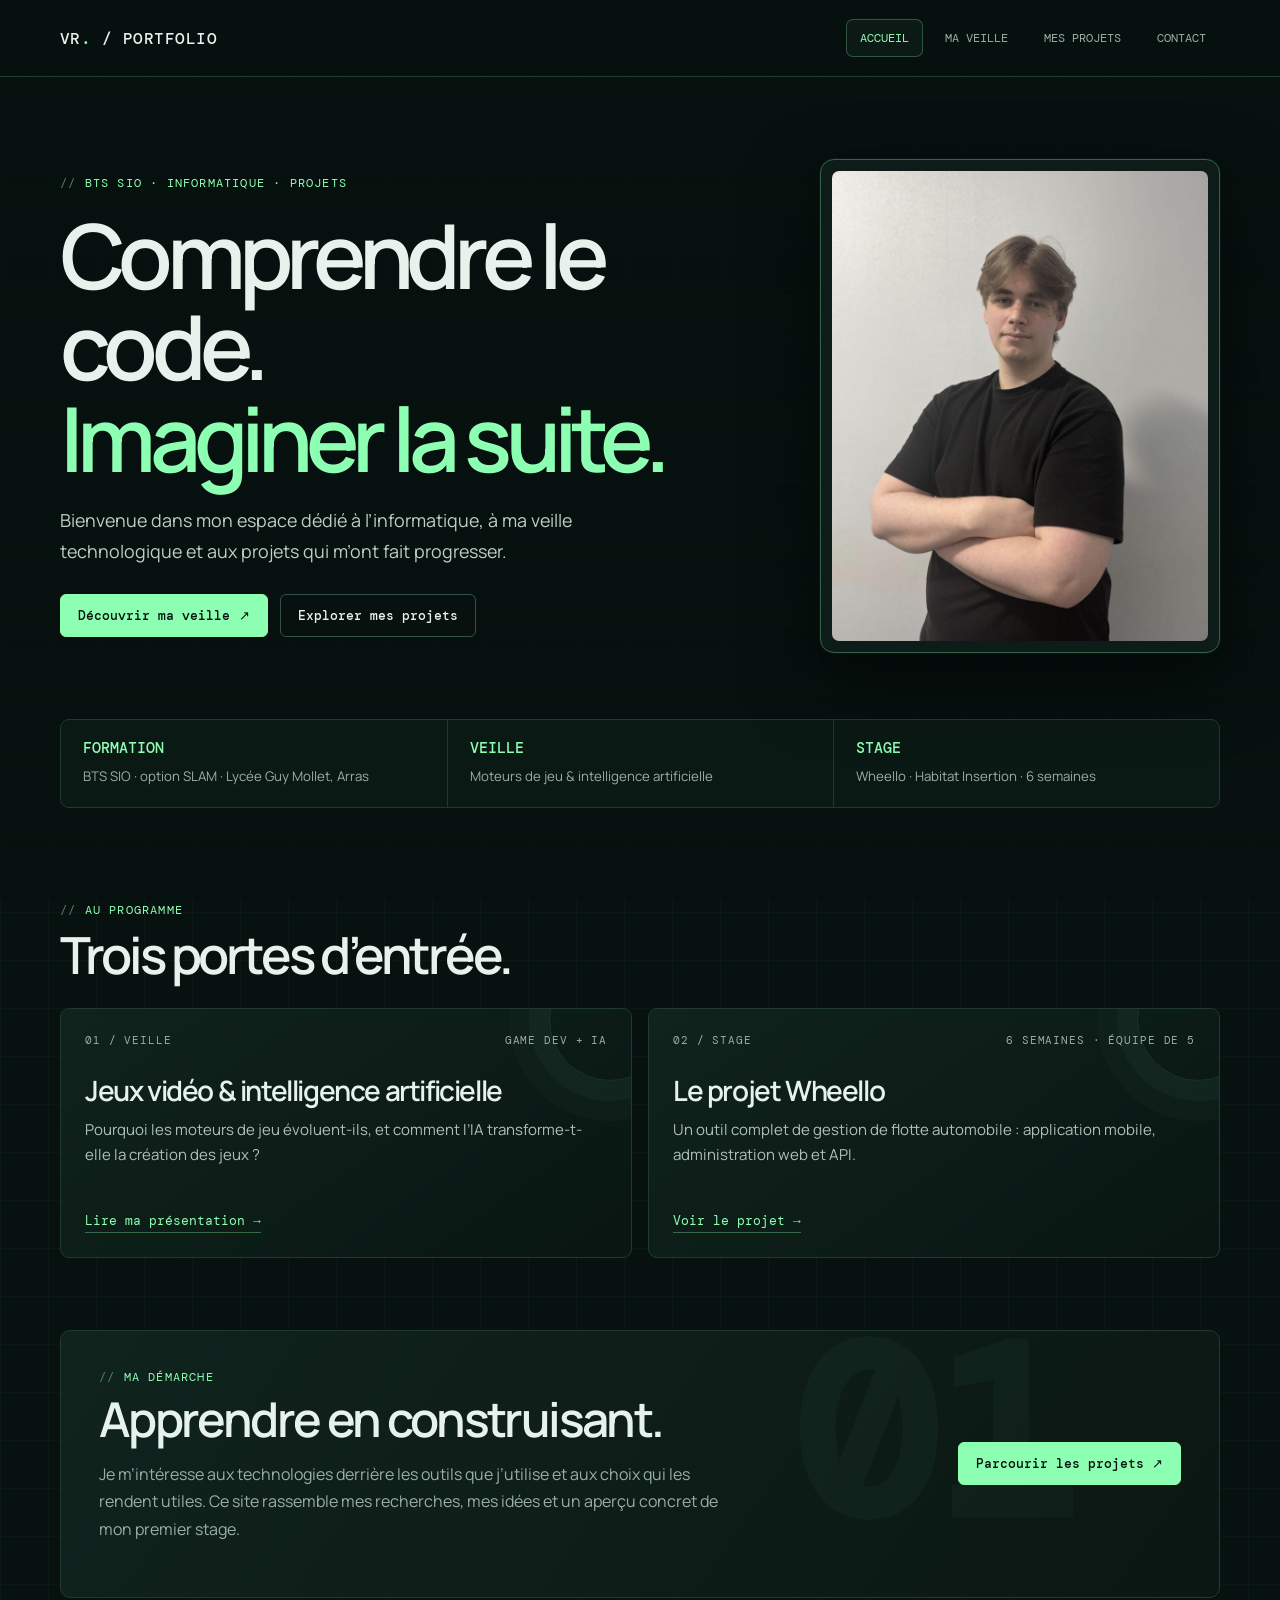
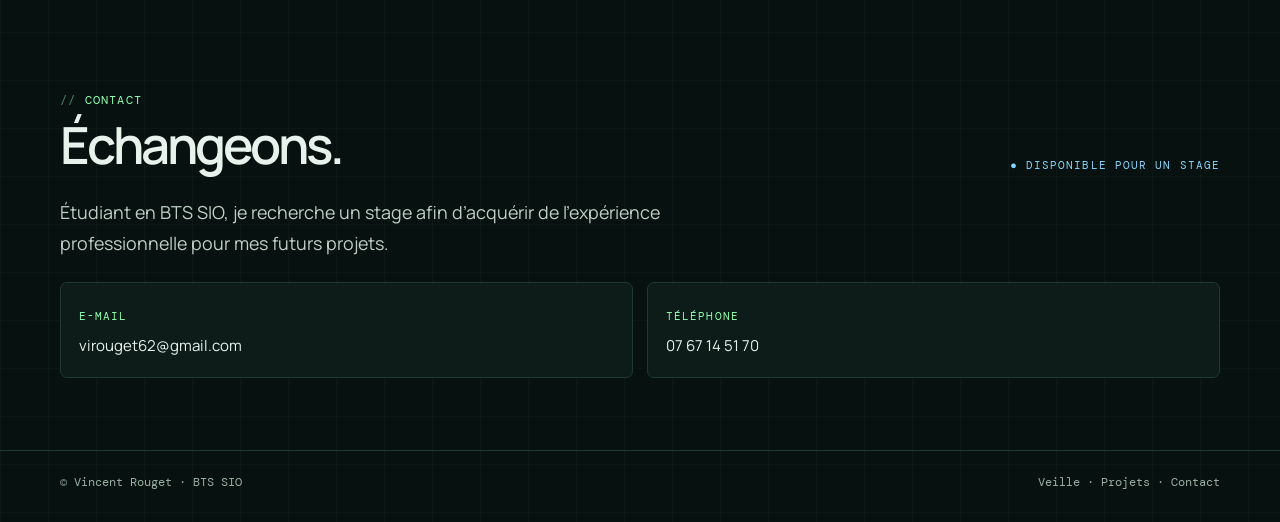
<file: index.html>
<!doctype html>
<html lang="fr"><head><meta charset="utf-8"><meta name="viewport" content="width=device-width,initial-scale=1"><meta name="description" content="Portfolio de Vincent Rouget : BTS SIO, veille sur les moteurs de jeu et l’intelligence artificielle, projets Wheello et ZlatanStore."><title>Vincent Rouget — Portfolio informatique</title><link rel="stylesheet" href="styles.css?v=a46b9e7"></head><body>
<header class="topbar"><nav class="nav wrap" aria-label="Navigation principale"><a class="brand" href="index.html">VR<span>.</span> / PORTFOLIO</a><button class="menu-toggle" aria-expanded="false" aria-label="Ouvrir le menu">Menu</button><div class="navlinks"><a href="index.html" aria-current="page">Accueil</a><a href="veille.html">Ma veille</a><a href="projets.html">Mes projets</a><a href="#contact">Contact</a></div></nav></header>
<main class="wrap">
<section class="hero"><div class="reveal"><div class="eyebrow">BTS SIO · Informatique · Projets</div><h1>Comprendre le code.<br><em>Imaginer la suite.</em></h1><p class="lead">Bienvenue dans mon espace dédié à l’informatique, à ma veille technologique et aux projets qui m’ont fait progresser.</p><div class="actions"><a class="button" href="veille.html">Découvrir ma veille <span aria-hidden="true">↗</span></a><a class="button light" href="projets.html">Explorer mes projets</a></div></div><div class="portrait-frame"><img src="assets/vincent-rouget.jpg" alt="Portrait de Vincent Rouget"></div></section>
<section class="quickfacts" aria-label="En bref"><div><b>FORMATION</b><span>BTS SIO · option SLAM · Lycée Guy Mollet, Arras</span></div><div><b>VEILLE</b><span>Moteurs de jeu & intelligence artificielle</span></div><div><b>STAGE</b><span>Wheello · Habitat Insertion · 6 semaines</span></div></section>
<section class="section"><div class="section-head"><div><div class="eyebrow">Au programme</div><h2>Trois portes d’entrée.</h2></div></div><div class="cards"><article class="card"><div class="card-top"><span>01 / Veille</span><span>Game dev + IA</span></div><h3>Jeux vidéo & intelligence artificielle</h3><p>Pourquoi les moteurs de jeu évoluent-ils, et comment l’IA transforme-t-elle la création des jeux ?</p><a class="text-link" href="veille.html">Lire ma présentation →</a></article><article class="card"><div class="card-top"><span>02 / Stage</span><span>6 semaines · équipe de 5</span></div><h3>Le projet Wheello</h3><p>Un outil complet de gestion de flotte automobile : application mobile, administration web et API.</p><a class="text-link" href="projets.html#wheello">Voir le projet →</a></article></div></section>
<section class="band"><div><div class="eyebrow">Ma démarche</div><h2>Apprendre en construisant.</h2><p>Je m’intéresse aux technologies derrière les outils que j’utilise et aux choix qui les rendent utiles. Ce site rassemble mes recherches, mes idées et un aperçu concret de mon premier stage.</p></div><a class="button" href="projets.html">Parcourir les projets ↗</a></section>
<section class="section" id="contact"><div class="section-head"><div><div class="eyebrow">Contact</div><h2>Échangeons.</h2></div><span class="terminal-label">● DISPONIBLE POUR UN STAGE</span></div><p class="lead">Étudiant en BTS SIO, je recherche un stage afin d’acquérir de l’expérience professionnelle pour mes futurs projets.</p><div class="contact-grid"><div class="contact-card"><span class="mono">E-MAIL</span><a href="mailto:virouget62@gmail.com">virouget62@gmail.com</a></div><div class="contact-card"><span class="mono">TÉLÉPHONE</span><a href="tel:+33767145170">07 67 14 51 70</a></div></div></section>
</main><footer class="footer"><div class="wrap footer-inner"><span>© Vincent Rouget · BTS SIO</span><span><a href="veille.html">Veille</a> · <a href="projets.html">Projets</a> · <a href="mailto:virouget62@gmail.com">Contact</a></span></div></footer><script src="app.js"></script></body></html>
</file>
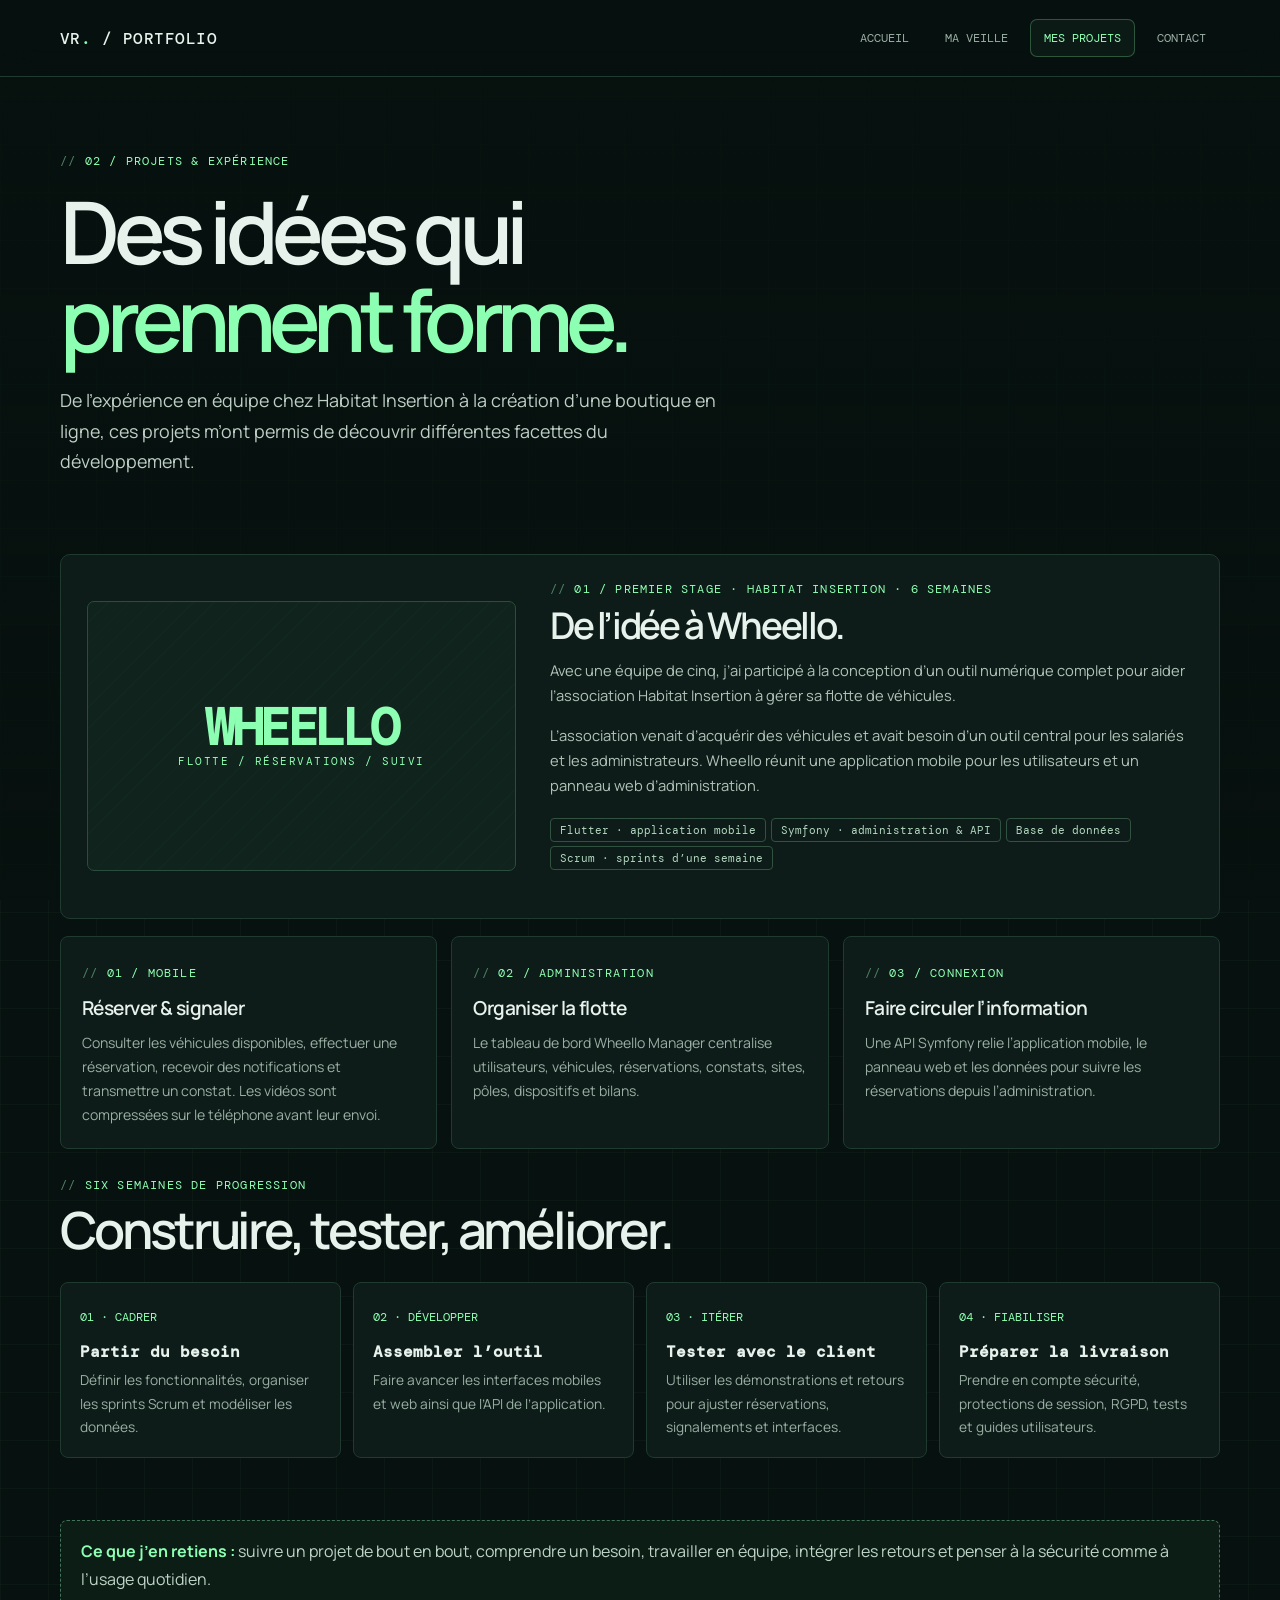
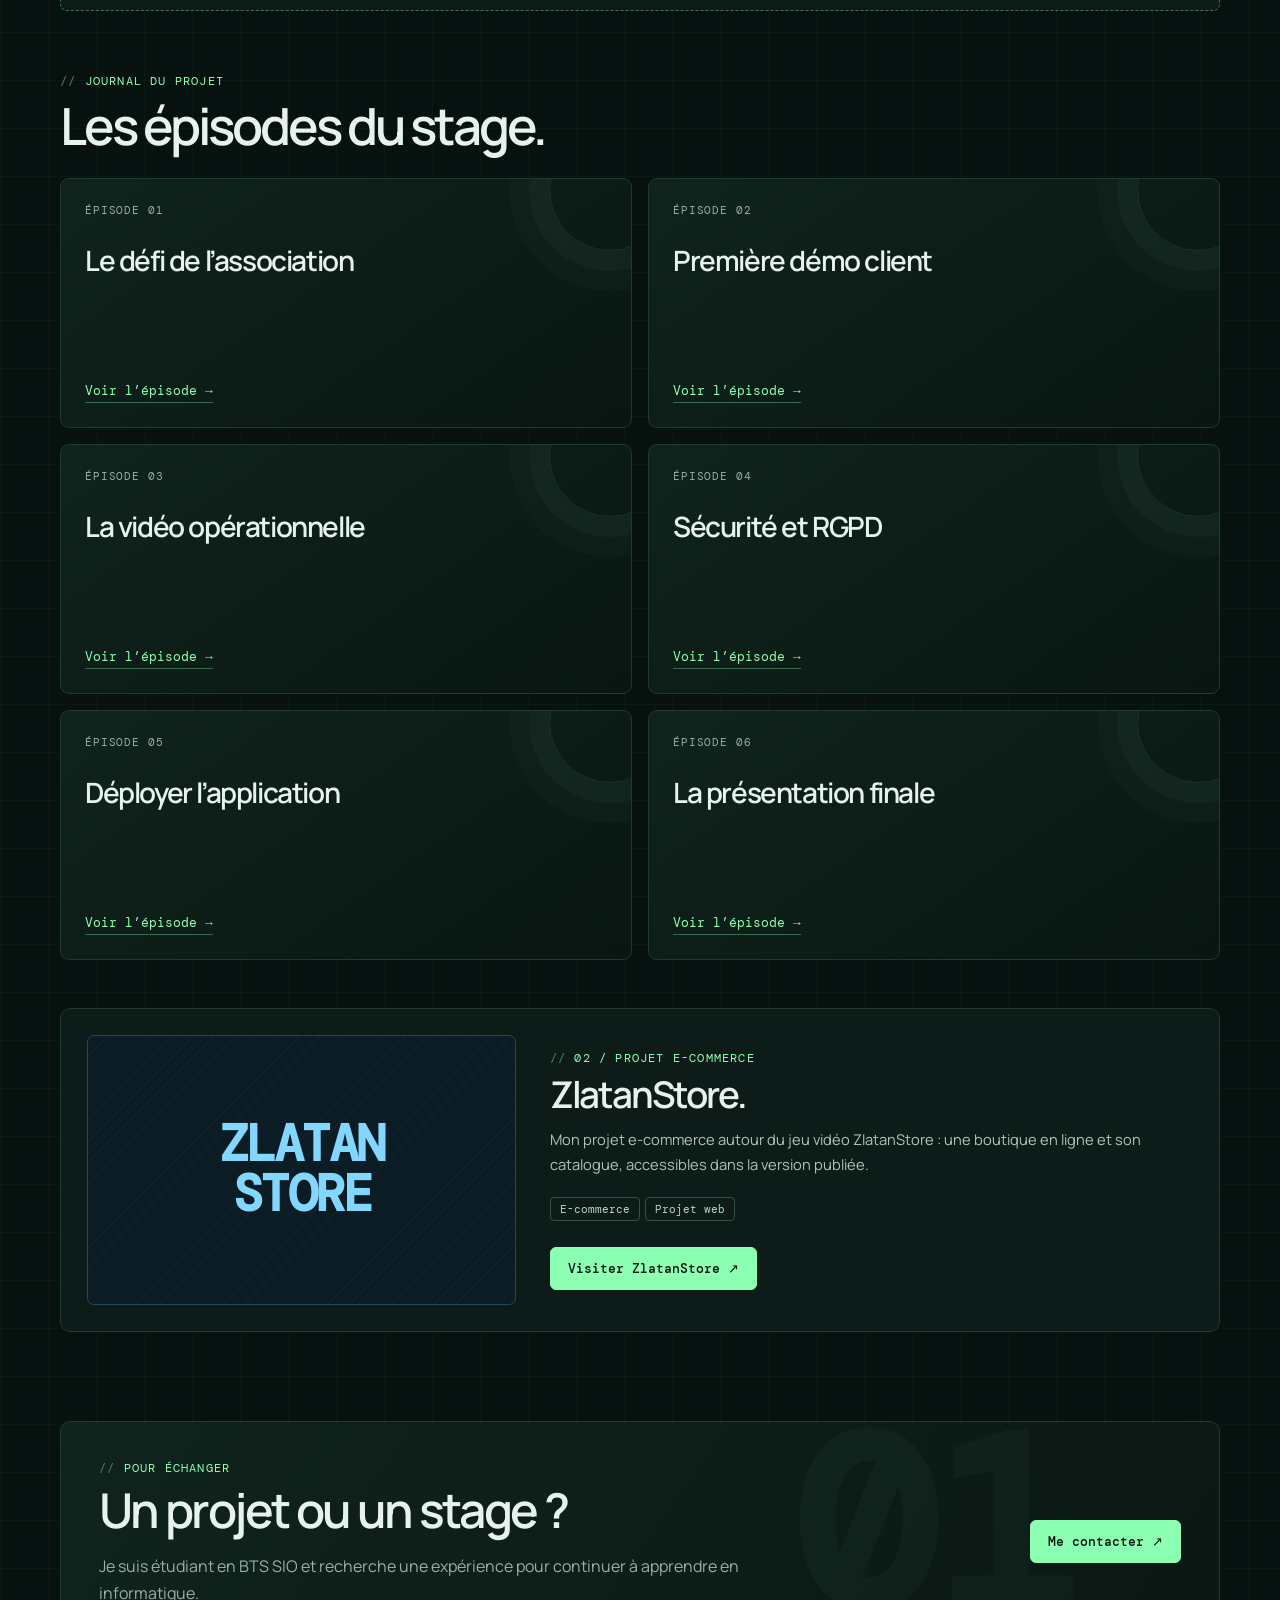
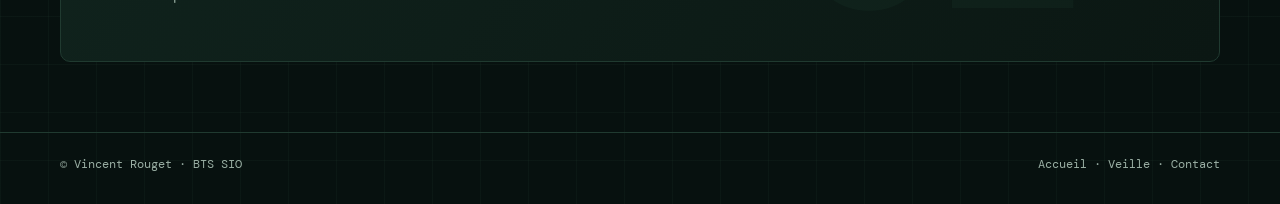
<file: projets.html>
<!doctype html>
<html lang="fr"><head><meta charset="utf-8"><meta name="viewport" content="width=device-width,initial-scale=1"><meta name="description" content="Projets de Vincent Rouget : Wheello, projet de stage chez Habitat Insertion, et la boutique ZlatanStore."><title>Mes projets — Vincent Rouget</title><link rel="stylesheet" href="styles.css"></head><body>
<header class="topbar"><nav class="nav wrap" aria-label="Navigation principale"><a class="brand" href="index.html">VR<span>.</span> / PORTFOLIO</a><button class="menu-toggle" aria-expanded="false" aria-label="Ouvrir le menu">Menu</button><div class="navlinks"><a href="index.html">Accueil</a><a href="veille.html">Ma veille</a><a href="projets.html" aria-current="page">Mes projets</a><a href="index.html#contact">Contact</a></div></nav></header>
<main class="wrap"><section class="page-intro"><div class="eyebrow">02 / Projets & expérience</div><h1>Des idées qui<br><em>prennent forme.</em></h1><p class="lead">De l’expérience en équipe chez Habitat Insertion à la création d’une boutique en ligne, ces projets m’ont permis de découvrir différentes facettes du développement.</p></section>
<section class="section"><article class="project-feature" id="wheello"><div class="project-visual">WHEELLO<br><small style="font:400 .67rem 'DM Mono',monospace;letter-spacing:.14em">FLOTTE / RÉSERVATIONS / SUIVI</small></div><div><div class="eyebrow">01 / Premier stage · Habitat Insertion · 6 semaines</div><h2>De l’idée à Wheello.</h2><p>Avec une équipe de cinq, j’ai participé à la conception d’un outil numérique complet pour aider l’association Habitat Insertion à gérer sa flotte de véhicules.</p><p>L’association venait d’acquérir des véhicules et avait besoin d’un outil central pour les salariés et les administrateurs. Wheello réunit une application mobile pour les utilisateurs et un panneau web d’administration.</p><div class="project-meta"><span class="tag">Flutter · application mobile</span><span class="tag">Symfony · administration & API</span><span class="tag">Base de données</span><span class="tag">Scrum · sprints d’une semaine</span></div></div></article>
<div class="topic-list"><article class="topic"><span class="eyebrow">01 / Mobile</span><h3>Réserver & signaler</h3><p>Consulter les véhicules disponibles, effectuer une réservation, recevoir des notifications et transmettre un constat. Les vidéos sont compressées sur le téléphone avant leur envoi.</p></article><article class="topic"><span class="eyebrow">02 / Administration</span><h3>Organiser la flotte</h3><p>Le tableau de bord Wheello Manager centralise utilisateurs, véhicules, réservations, constats, sites, pôles, dispositifs et bilans.</p></article><article class="topic"><span class="eyebrow">03 / Connexion</span><h3>Faire circuler l’information</h3><p>Une API Symfony relie l’application mobile, le panneau web et les données pour suivre les réservations depuis l’administration.</p></article></div>
<div class="section-head"><div><div class="eyebrow">Six semaines de progression</div><h2>Construire, tester, améliorer.</h2></div></div><div class="steps"><article class="step"><span class="num">01 · CADRER</span><h3>Partir du besoin</h3><p>Définir les fonctionnalités, organiser les sprints Scrum et modéliser les données.</p></article><article class="step"><span class="num">02 · DÉVELOPPER</span><h3>Assembler l’outil</h3><p>Faire avancer les interfaces mobiles et web ainsi que l’API de l’application.</p></article><article class="step"><span class="num">03 · ITÉRER</span><h3>Tester avec le client</h3><p>Utiliser les démonstrations et retours pour ajuster réservations, signalements et interfaces.</p></article><article class="step"><span class="num">04 · FIABILISER</span><h3>Préparer la livraison</h3><p>Prendre en compte sécurité, protections de session, RGPD, tests et guides utilisateurs.</p></article></div>
<div class="note"><strong>Ce que j’en retiens :</strong> suivre un projet de bout en bout, comprendre un besoin, travailler en équipe, intégrer les retours et penser à la sécurité comme à l’usage quotidien.</div>
<div class="section-head"><div><div class="eyebrow">Journal du projet</div><h2>Les épisodes du stage.</h2></div></div><div class="cards"><article class="card"><span class="card-top">ÉPISODE 01</span><h3>Le défi de l’association</h3><a class="text-link" href="https://lnkd.in/p/eDRSEKGK" target="_blank" rel="noopener">Voir l’épisode →</a></article><article class="card"><span class="card-top">ÉPISODE 02</span><h3>Première démo client</h3><a class="text-link" href="https://lnkd.in/p/ewZUT9D7" target="_blank" rel="noopener">Voir l’épisode →</a></article><article class="card"><span class="card-top">ÉPISODE 03</span><h3>La vidéo opérationnelle</h3><a class="text-link" href="https://lnkd.in/p/exkw-hSn" target="_blank" rel="noopener">Voir l’épisode →</a></article><article class="card"><span class="card-top">ÉPISODE 04</span><h3>Sécurité et RGPD</h3><a class="text-link" href="https://lnkd.in/p/ecca_Nv5" target="_blank" rel="noopener">Voir l’épisode →</a></article><article class="card"><span class="card-top">ÉPISODE 05</span><h3>Déployer l’application</h3><a class="text-link" href="https://lnkd.in/p/e3jUET8t" target="_blank" rel="noopener">Voir l’épisode →</a></article><article class="card"><span class="card-top">ÉPISODE 06</span><h3>La présentation finale</h3><a class="text-link" href="https://lnkd.in/p/eJcRm-ZY" target="_blank" rel="noopener">Voir l’épisode →</a></article></div>
<article class="project-feature" style="margin-top:48px"><div class="project-visual store">ZLATAN<br>STORE</div><div><div class="eyebrow">02 / Projet e-commerce</div><h2>ZlatanStore.</h2><p>Mon projet e-commerce autour du jeu vidéo ZlatanStore : une boutique en ligne et son catalogue, accessibles dans la version publiée.</p><div class="project-meta"><span class="tag">E-commerce</span><span class="tag">Projet web</span></div><a class="button" href="https://4743.s3.nuage-peda.fr/ZlatanStore/" target="_blank" rel="noopener">Visiter ZlatanStore ↗</a></div></article></section>
<section class="band"><div><div class="eyebrow">Pour échanger</div><h2>Un projet ou un stage ?</h2><p>Je suis étudiant en BTS SIO et recherche une expérience pour continuer à apprendre en informatique.</p></div><a class="button" href="index.html#contact">Me contacter ↗</a></section></main>
<footer class="footer"><div class="wrap footer-inner"><span>© Vincent Rouget · BTS SIO</span><span><a href="index.html">Accueil</a> · <a href="veille.html">Veille</a> · <a href="mailto:virouget62@gmail.com">Contact</a></span></div></footer><script src="app.js"></script></body></html>
</file>
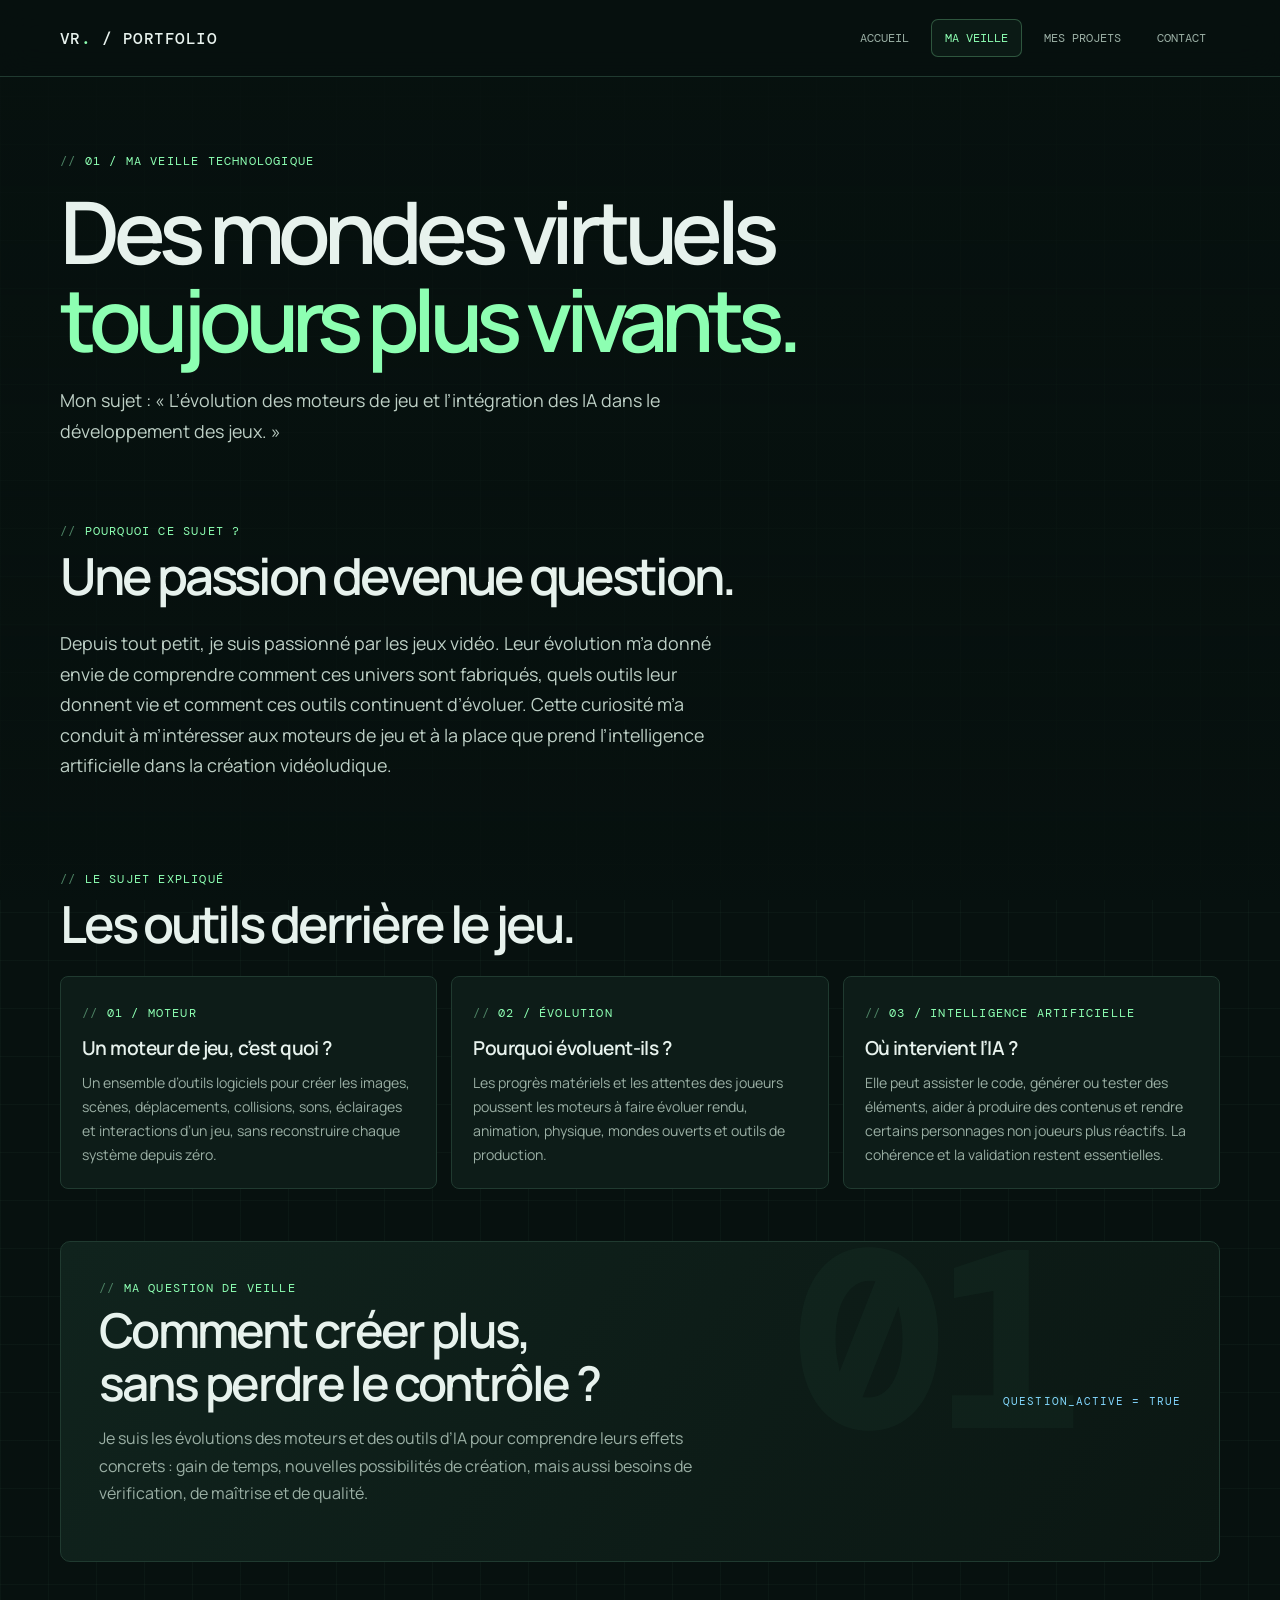
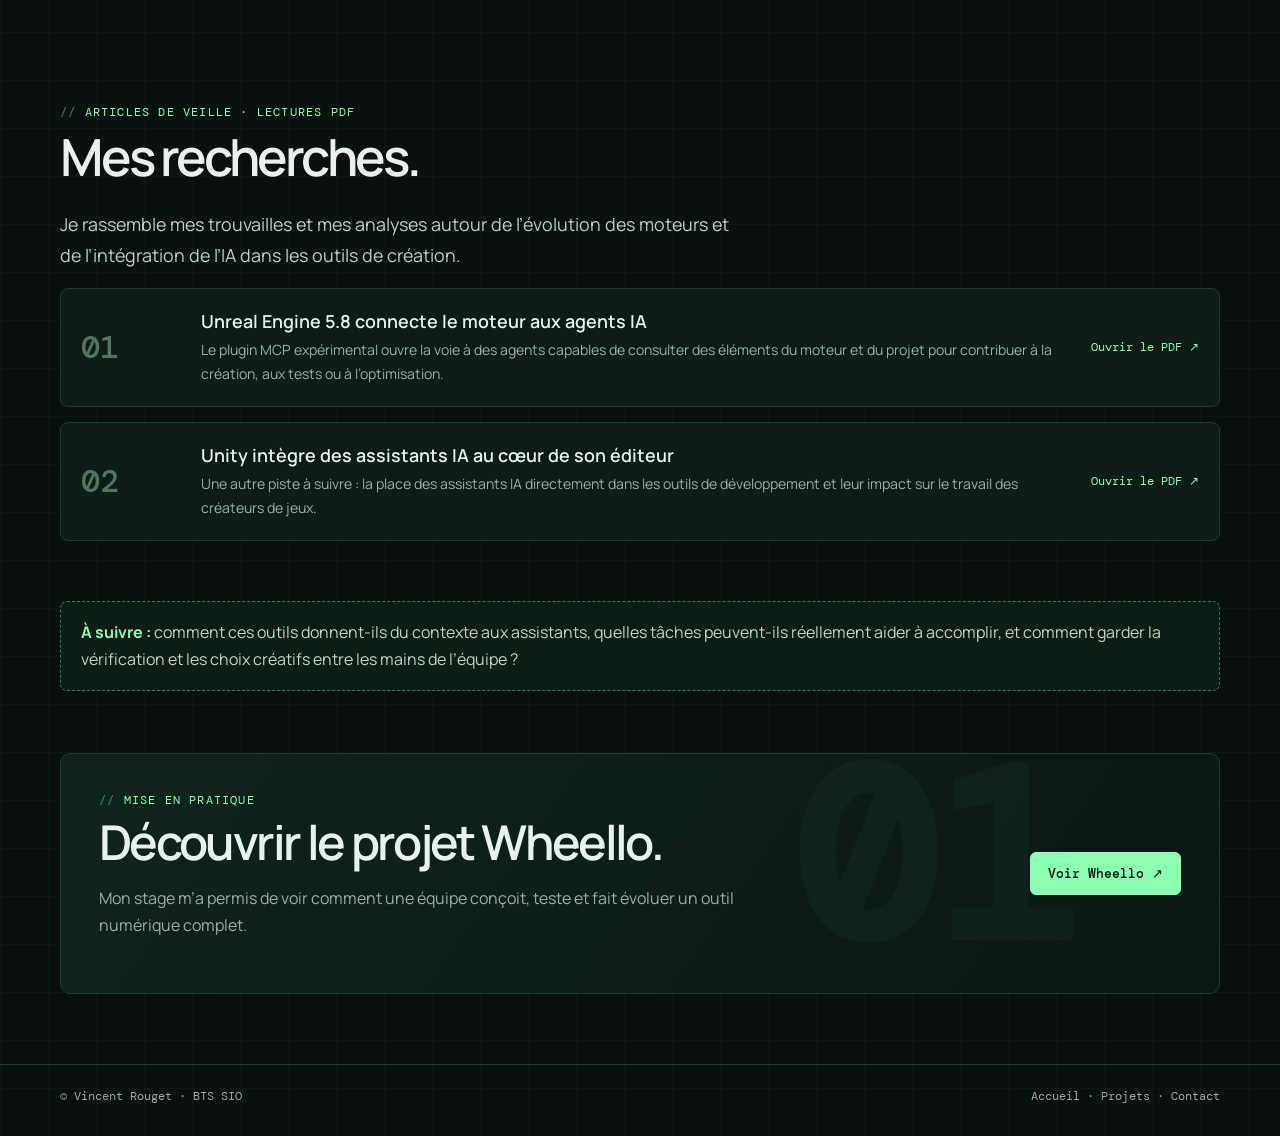
<file: veille.html>
<!doctype html>
<html lang="fr"><head><meta charset="utf-8"><meta name="viewport" content="width=device-width,initial-scale=1"><meta name="description" content="Veille de Vincent Rouget sur l’évolution des moteurs de jeu et l’intégration de l’intelligence artificielle dans le développement vidéoludique."><title>Ma veille — Moteurs de jeu & IA — Vincent Rouget</title><link rel="stylesheet" href="styles.css"></head><body>
<header class="topbar"><nav class="nav wrap" aria-label="Navigation principale"><a class="brand" href="index.html">VR<span>.</span> / PORTFOLIO</a><button class="menu-toggle" aria-expanded="false" aria-label="Ouvrir le menu">Menu</button><div class="navlinks"><a href="index.html">Accueil</a><a href="veille.html" aria-current="page">Ma veille</a><a href="projets.html">Mes projets</a><a href="index.html#contact">Contact</a></div></nav></header>
<main class="wrap"><section class="page-intro"><div class="eyebrow">01 / Ma veille technologique</div><h1>Des mondes virtuels<br><em>toujours plus vivants.</em></h1><p class="lead">Mon sujet : « L’évolution des moteurs de jeu et l’intégration des IA dans le développement des jeux. »</p></section>
<section class="section"><div class="section-head"><div><div class="eyebrow">Pourquoi ce sujet ?</div><h2>Une passion devenue question.</h2></div></div><p class="lead">Depuis tout petit, je suis passionné par les jeux vidéo. Leur évolution m’a donné envie de comprendre comment ces univers sont fabriqués, quels outils leur donnent vie et comment ces outils continuent d’évoluer. Cette curiosité m’a conduit à m’intéresser aux moteurs de jeu et à la place que prend l’intelligence artificielle dans la création vidéoludique.</p></section>
<section><div class="section-head"><div><div class="eyebrow">Le sujet expliqué</div><h2>Les outils derrière le jeu.</h2></div></div><div class="topic-list"><article class="topic"><span class="eyebrow">01 / Moteur</span><h3>Un moteur de jeu, c’est quoi ?</h3><p>Un ensemble d’outils logiciels pour créer les images, scènes, déplacements, collisions, sons, éclairages et interactions d’un jeu, sans reconstruire chaque système depuis zéro.</p></article><article class="topic"><span class="eyebrow">02 / Évolution</span><h3>Pourquoi évoluent-ils ?</h3><p>Les progrès matériels et les attentes des joueurs poussent les moteurs à faire évoluer rendu, animation, physique, mondes ouverts et outils de production.</p></article><article class="topic"><span class="eyebrow">03 / Intelligence artificielle</span><h3>Où intervient l’IA ?</h3><p>Elle peut assister le code, générer ou tester des éléments, aider à produire des contenus et rendre certains personnages non joueurs plus réactifs. La cohérence et la validation restent essentielles.</p></article></div></section>
<section class="section"><div class="band"><div><div class="eyebrow">Ma question de veille</div><h2>Comment créer plus,<br>sans perdre le contrôle ?</h2><p>Je suis les évolutions des moteurs et des outils d’IA pour comprendre leurs effets concrets : gain de temps, nouvelles possibilités de création, mais aussi besoins de vérification, de maîtrise et de qualité.</p></div><span class="terminal-label">QUESTION_ACTIVE = TRUE</span></div></section>
<section><div class="section-head"><div><div class="eyebrow">Articles de veille · lectures PDF</div><h2>Mes recherches.</h2></div></div><p class="lead">Je rassemble mes trouvailles et mes analyses autour de l’évolution des moteurs et de l’intégration de l’IA dans les outils de création.</p><div class="article-list"><article class="article-card"><span class="article-index">01</span><div><h3>Unreal Engine 5.8 connecte le moteur aux agents IA</h3><p>Le plugin MCP expérimental ouvre la voie à des agents capables de consulter des éléments du moteur et du projet pour contribuer à la création, aux tests ou à l’optimisation.</p></div><a href="https://5033.s3.nuage-peda.fr/wp-content/uploads/2026/10/Article_1_Unreal_Engine_58_MCP.pdf" target="_blank" rel="noopener">Ouvrir le PDF ↗</a></article><article class="article-card"><span class="article-index">02</span><div><h3>Unity intègre des assistants IA au cœur de son éditeur</h3><p>Une autre piste à suivre : la place des assistants IA directement dans les outils de développement et leur impact sur le travail des créateurs de jeux.</p></div><a href="https://5033.s3.nuage-peda.fr/wp-content/uploads/2026/10/Article_2_Unity_et_assistants_IA.pdf" target="_blank" rel="noopener">Ouvrir le PDF ↗</a></article></div></section>
<div class="note"><strong>À suivre :</strong> comment ces outils donnent-ils du contexte aux assistants, quelles tâches peuvent-ils réellement aider à accomplir, et comment garder la vérification et les choix créatifs entre les mains de l’équipe ?</div>
<section class="band"><div><div class="eyebrow">Mise en pratique</div><h2>Découvrir le projet Wheello.</h2><p>Mon stage m’a permis de voir comment une équipe conçoit, teste et fait évoluer un outil numérique complet.</p></div><a class="button" href="projets.html#wheello">Voir Wheello ↗</a></section></main>
<footer class="footer"><div class="wrap footer-inner"><span>© Vincent Rouget · BTS SIO</span><span><a href="index.html">Accueil</a> · <a href="projets.html">Projets</a> · <a href="mailto:virouget62@gmail.com">Contact</a></span></div></footer><script src="app.js"></script></body></html>
</file>
<file: styles.css>
@import url('https://fonts.googleapis.com/css2?family=DM+Mono:wght@400;500&family=Manrope:wght@400;500;600;700;800&display=swap');
:root{--bg:#07110f;--panel:#0d1c18;--panel-2:#10231d;--text:#e7f2ed;--muted:#9aafa4;--line:#203a30;--green:#8dffb2;--blue:#83d7ff;--mono:'DM Mono',monospace;--sans:'Manrope',Arial,sans-serif;--max:1160px}
*{box-sizing:border-box}html{scroll-behavior:smooth}body{margin:0;background:var(--bg);color:var(--text);font:16px/1.7 var(--sans);background-image:linear-gradient(#8dffb208 1px,transparent 1px),linear-gradient(90deg,#8dffb208 1px,transparent 1px);background-size:48px 48px}body:before{content:"";position:fixed;inset:0;background:linear-gradient(180deg,#07110fdd 0%,#07110f99 55%,#07110fee 100%);pointer-events:none;z-index:-1}a{color:inherit}img{display:block;max-width:100%}.wrap{width:min(var(--max),calc(100% - 44px));margin:auto}.topbar{position:sticky;top:0;z-index:10;background:#07110feF;border-bottom:1px solid var(--line);backdrop-filter:blur(16px)}.nav{min-height:76px;display:flex;align-items:center;justify-content:space-between;gap:24px}.brand{text-decoration:none;font:500 1rem var(--mono);letter-spacing:.03em}.brand span{color:var(--green)}.navlinks{display:flex;align-items:center;gap:8px}.navlinks a{font:400 .78rem var(--mono);text-transform:uppercase;text-decoration:none;color:var(--muted);padding:10px 13px;border:1px solid transparent;border-radius:7px}.navlinks a:hover,.navlinks a[aria-current=page]{color:var(--green);border-color:#8dffb244;background:#8dffb20b}.menu-toggle{display:none;border:1px solid var(--line);background:var(--panel);color:var(--green);padding:9px 13px;border-radius:7px;font:400 .8rem var(--mono)}.eyebrow,.mono{font:400 .75rem var(--mono);letter-spacing:.1em;text-transform:uppercase;color:var(--green)}.eyebrow:before{content:"// ";color:#4c8163}.hero{padding:82px 0 62px;display:grid;grid-template-columns:1.1fr .9fr;gap:54px;align-items:center}.hero h1,.page-intro h1{font:600 clamp(3.15rem,7vw,6.2rem)/1.02 var(--sans);letter-spacing:-.075em;margin:18px 0 22px}.hero h1 em,.page-intro h1 em{font-style:normal;color:var(--green)}.lead{font-size:1.12rem;color:#bed0c6;max-width:680px}.actions{display:flex;gap:12px;flex-wrap:wrap;margin-top:28px}.button{display:inline-flex;align-items:center;justify-content:center;gap:9px;padding:12px 17px;border-radius:6px;text-decoration:none;font:500 .83rem var(--mono);color:var(--bg);background:var(--green);border:1px solid var(--green);transition:.2s}.button:hover{box-shadow:0 0 24px #8dffb244;transform:translateY(-2px)}.button.light{background:transparent;color:var(--text);border-color:#345346}.button.light:hover{color:var(--green);border-color:var(--green)}.portrait-frame{position:relative;border:1px solid #356247;background:var(--panel);padding:11px;max-width:400px;justify-self:end;border-radius:14px;box-shadow:0 0 0 1px #8dffb20a,0 26px 70px #0008}.portrait-frame img{width:100%;aspect-ratio:4/5;object-fit:cover;border-radius:7px;object-position:center 34%;filter:saturate(.82)}.portrait-note{position:absolute;right:-22px;bottom:22px;background:var(--panel-2);padding:10px 13px;border:1px solid #345346;border-radius:5px;color:var(--green);font:.7rem var(--mono)}.quickfacts{display:grid;grid-template-columns:repeat(3,1fr);border:1px solid var(--line);background:#0b1915;margin:4px 0 70px;border-radius:9px}.quickfacts div{padding:18px 22px}.quickfacts div+div{border-left:1px solid var(--line)}.quickfacts b{display:block;font:500 .95rem var(--mono);color:var(--green);margin-bottom:4px}.quickfacts span{font-size:.83rem;color:var(--muted)}.section{padding:24px 0 72px}.section-head{display:flex;justify-content:space-between;align-items:end;gap:20px;margin-bottom:25px}.section-head h2{font:600 clamp(1.9rem,4vw,3.3rem)/1.1 var(--sans);letter-spacing:-.06em;margin:8px 0 0}.text-link{font:400 .8rem var(--mono);color:var(--green);text-decoration:none;border-bottom:1px solid #8dffb255;padding-bottom:3px}.text-link:hover{border-color:var(--green)}.cards{display:grid;grid-template-columns:repeat(2,1fr);gap:16px}.card{background:linear-gradient(145deg,#10231d,#091612);border:1px solid var(--line);border-radius:9px;padding:24px;min-height:250px;display:flex;flex-direction:column;position:relative;overflow:hidden}.card:after{content:"";position:absolute;right:-40px;top:-50px;width:120px;height:120px;border:1px solid #8dffb21c;border-radius:50%;box-shadow:0 0 0 20px #8dffb208,0 0 0 40px #8dffb205}.card-top{display:flex;justify-content:space-between;gap:10px;color:var(--muted);font:.68rem var(--mono);text-transform:uppercase;letter-spacing:.08em}.card h3{font:600 1.75rem var(--sans);margin:24px 0 8px;letter-spacing:-.05em}.card p{color:#afc1b7;margin:0 0 17px;font-size:.94rem}.card .text-link{margin-top:auto;align-self:flex-start}.tag{display:inline-flex;border:1px solid #315241;color:#b3d8c0;padding:4px 9px;border-radius:4px;font:400 .67rem var(--mono);margin:4px 5px 0 0}.band{background:linear-gradient(125deg,#10231d,#0b1713);border:1px solid var(--line);padding:38px;border-radius:10px;display:grid;grid-template-columns:1fr auto;gap:30px;align-items:center;margin-bottom:70px;position:relative;overflow:hidden}.band:after{content:"01";position:absolute;right:12%;top:-52px;color:#8dffb208;font:700 15rem var(--mono);pointer-events:none}.band p{color:var(--muted);max-width:650px;position:relative}.band h2{font:600 clamp(1.8rem,4vw,3rem)/1.1 var(--sans);letter-spacing:-.055em;margin:8px 0;position:relative}.band .button{white-space:nowrap;z-index:1}.page-intro{padding:76px 0 35px;max-width:900px}.page-intro h1{font-size:clamp(3rem,7vw,5.4rem)}.page-intro .lead{margin-top:22px}.steps{display:grid;grid-template-columns:repeat(4,1fr);gap:12px;margin:24px 0 62px}.step{background:var(--panel);border:1px solid var(--line);border-radius:8px;padding:19px}.step .num{font:400 .75rem var(--mono);color:var(--green)}.step h3{font:600 1rem var(--mono);margin:12px 0 6px}.step p{font-size:.86rem;color:var(--muted);margin:0}.topic-list{display:grid;grid-template-columns:repeat(3,1fr);gap:14px;margin-bottom:28px}.topic{padding:21px;border:1px solid var(--line);border-radius:8px;background:var(--panel)}.topic h3{font:600 1.2rem var(--sans);letter-spacing:-.03em;margin:10px 0}.topic p{font-size:.88rem;color:var(--muted);margin:0}.note{padding:17px 20px;border:1px dashed #427359;background:#0c1d16;color:#bfd4c7;margin:26px 0 62px;border-radius:7px}.note strong{color:var(--green)}.project-feature{display:grid;grid-template-columns:.8fr 1.2fr;gap:34px;background:var(--panel);border:1px solid var(--line);border-radius:10px;padding:26px;margin:0 0 17px;align-items:center}.project-visual{min-height:270px;border-radius:7px;background:repeating-linear-gradient(135deg,#10231d 0 14px,#112820 14px 15px);border:1px solid #2a4e3b;color:var(--green);display:flex;flex-direction:column;align-items:center;justify-content:center;text-align:center;padding:22px;font:600 clamp(2rem,4vw,3.1rem)/1 var(--mono);letter-spacing:-.05em}.project-visual.store{color:var(--blue);background:repeating-linear-gradient(135deg,#0b1c24 0 14px,#10232b 14px 15px);border-color:#24485a}.project-feature h2{font:600 2.3rem/1 var(--sans);letter-spacing:-.06em;margin:10px 0 14px}.project-feature p{color:#b1c3b9;font-size:.92rem}.project-meta{display:flex;flex-wrap:wrap;margin:16px 0 22px}.project-feature .button{margin-top:4px}.contact-grid{display:grid;grid-template-columns:1fr 1fr;gap:14px;margin-top:24px}.contact-card{background:var(--panel);border:1px solid var(--line);padding:18px;border-radius:7px}.contact-card .mono{font-size:.68rem}.contact-card a,.contact-card address{display:block;margin-top:5px;text-decoration:none;font-size:.94rem;color:var(--text);font-style:normal}.contact-card a:hover{color:var(--green)}.footer{border-top:1px solid var(--line);padding:23px 0 32px;color:var(--muted);font:400 .75rem var(--mono)}.footer-inner{display:flex;justify-content:space-between;gap:20px;flex-wrap:wrap}.footer a{text-decoration:none;color:var(--muted)}.footer a:hover{color:var(--green)}.article-list{display:grid;gap:15px;margin:12px 0 60px}.article-card{display:grid;grid-template-columns:100px 1fr auto;gap:20px;align-items:center;padding:20px;background:var(--panel);border:1px solid var(--line);border-radius:8px}.article-index{font:500 2rem var(--mono);color:#51755f}.article-card h3{font:600 1.12rem var(--sans);margin:0 0 5px}.article-card p{font-size:.88rem;color:var(--muted);margin:0}.article-card a{font:.75rem var(--mono);color:var(--green);text-decoration:none;white-space:nowrap}.article-card a:hover{text-decoration:underline}.terminal-label{font:400 .68rem var(--mono);text-transform:uppercase;letter-spacing:.1em;color:var(--blue)}.reveal{animation:rise .6s both}@keyframes rise{from{opacity:0;transform:translateY(10px)}to{opacity:1;transform:translateY(0)}}@media(max-width:760px){body{background-size:32px 32px}.wrap{width:min(100% - 30px,600px)}.nav{min-height:67px;flex-wrap:wrap}.menu-toggle{display:block}.navlinks{display:none;width:100%;padding:0 0 13px;flex-direction:column;align-items:stretch}.navlinks.open{display:flex}.navlinks a{padding:11px 12px}.hero{padding:48px 0 46px;grid-template-columns:1fr;gap:32px}.hero h1{font-size:clamp(3.1rem,15vw,5rem)}.portrait-frame{justify-self:center;width:min(83%,360px);margin-right:10px}.quickfacts{grid-template-columns:1fr;margin-bottom:46px}.quickfacts div{padding:14px 17px}.quickfacts div+div{border-left:0;border-top:1px solid var(--line)}.section{padding-bottom:50px}.section-head{align-items:flex-start;flex-direction:column}.cards,.topic-list,.steps{grid-template-columns:1fr}.step{padding:17px}.band{padding:25px;grid-template-columns:1fr;margin-bottom:50px}.project-feature{grid-template-columns:1fr;padding:18px;gap:22px}.project-visual{min-height:190px}.project-feature h2{font-size:2rem}.contact-grid{grid-template-columns:1fr}.article-card{grid-template-columns:55px 1fr;gap:14px}.article-index{font-size:1.4rem}.article-card a{grid-column:2}.page-intro{padding:52px 0 28px}}
</file>
